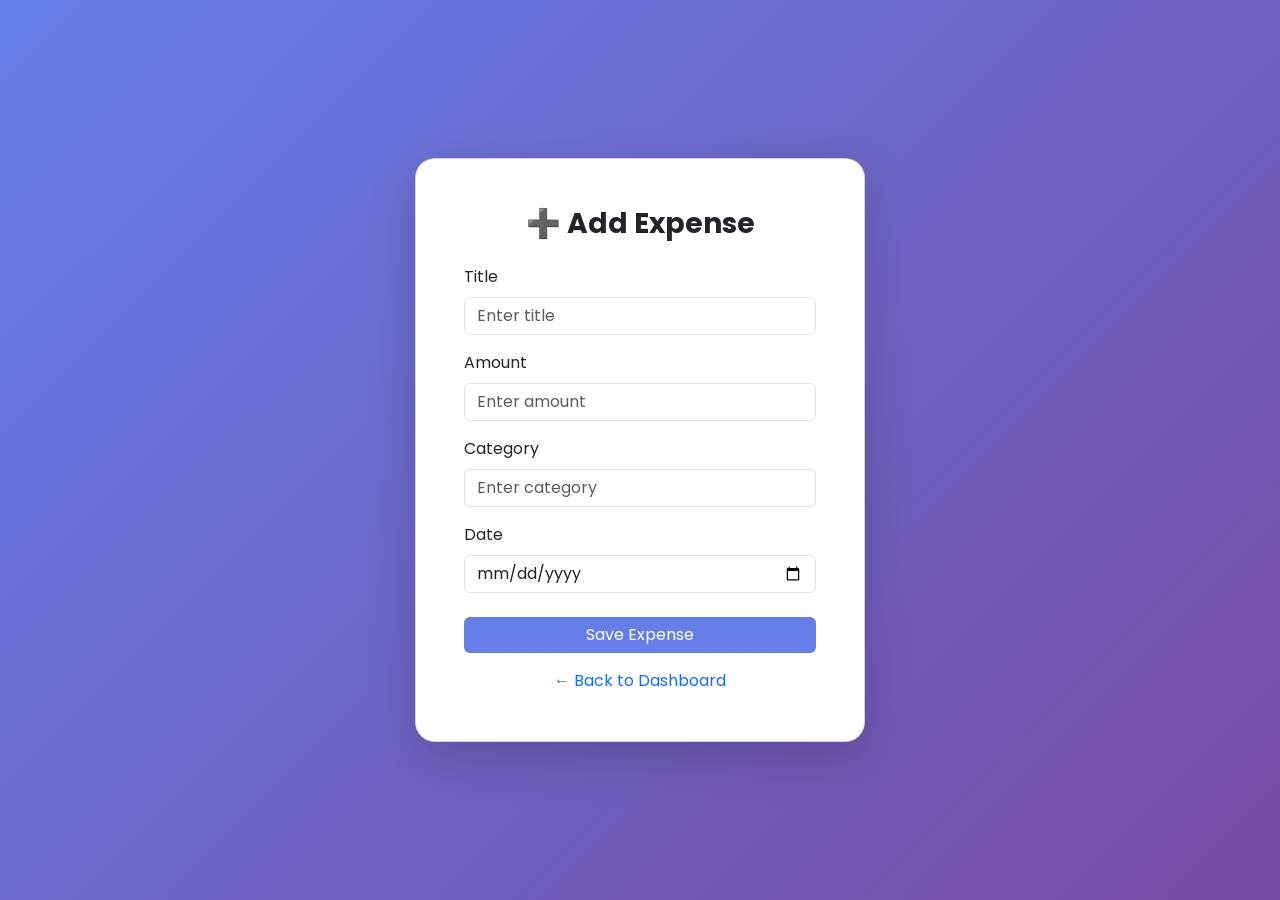
<file: src/main/resources/templates/add-expense.html>
<!DOCTYPE html>
<html xmlns:th="http://www.thymeleaf.org">
<head>
    <title>Add Expense | Expense Tracker</title>

    <link href="https://fonts.googleapis.com/css2?family=Poppins:wght@300;400;600&display=swap" rel="stylesheet">
    <link href="https://cdn.jsdelivr.net/npm/bootstrap@5.3.2/dist/css/bootstrap.min.css" rel="stylesheet">

    <style>
        body {
            font-family: 'Poppins', sans-serif;
            background: linear-gradient(135deg, #667eea, #764ba2);
            min-height: 100vh;
        }
        .card {
            border-radius: 20px;
        }
        .btn-primary {
            background-color: #667eea;
            border: none;
        }
        .btn-primary:hover {
            background-color: #5a67d8;
        }
    </style>
</head>
<body>

<div class="container d-flex justify-content-center align-items-center"
     style="min-height:100vh;">

    <div class="card shadow-lg p-5" style="width:450px;">
        <h3 class="text-center mb-4 fw-bold">➕ Add Expense</h3>

        <form th:action="@{/save}" th:object="${expense}" method="post">

            <div class="mb-3">
                <label class="form-label">Title</label>
                <input type="text"
                       th:field="*{title}"
                       class="form-control"
                       placeholder="Enter title"
                       required>
            </div>

            <div class="mb-3">
                <label class="form-label">Amount</label>
                <input type="number"
                       step="0.01"
                       th:field="*{amount}"
                       class="form-control"
                       placeholder="Enter amount"
                       required>
            </div>

            <div class="mb-3">
                <label class="form-label">Category</label>
                <input type="text"
                       th:field="*{category}"
                       class="form-control"
                       placeholder="Enter category"
                       required>
            </div>

            <div class="mb-4">
                <label class="form-label">Date</label>
                <input type="date"
                       th:field="*{date}"
                       class="form-control"
                       required>
            </div>

            <button class="btn btn-primary w-100">Save Expense</button>

            <div class="text-center mt-3">
                <a th:href="@{/expenses}" class="text-decoration-none">
                    ← Back to Dashboard
                </a>
            </div>

        </form>
    </div>

</div>

</body>
</html>
</file>
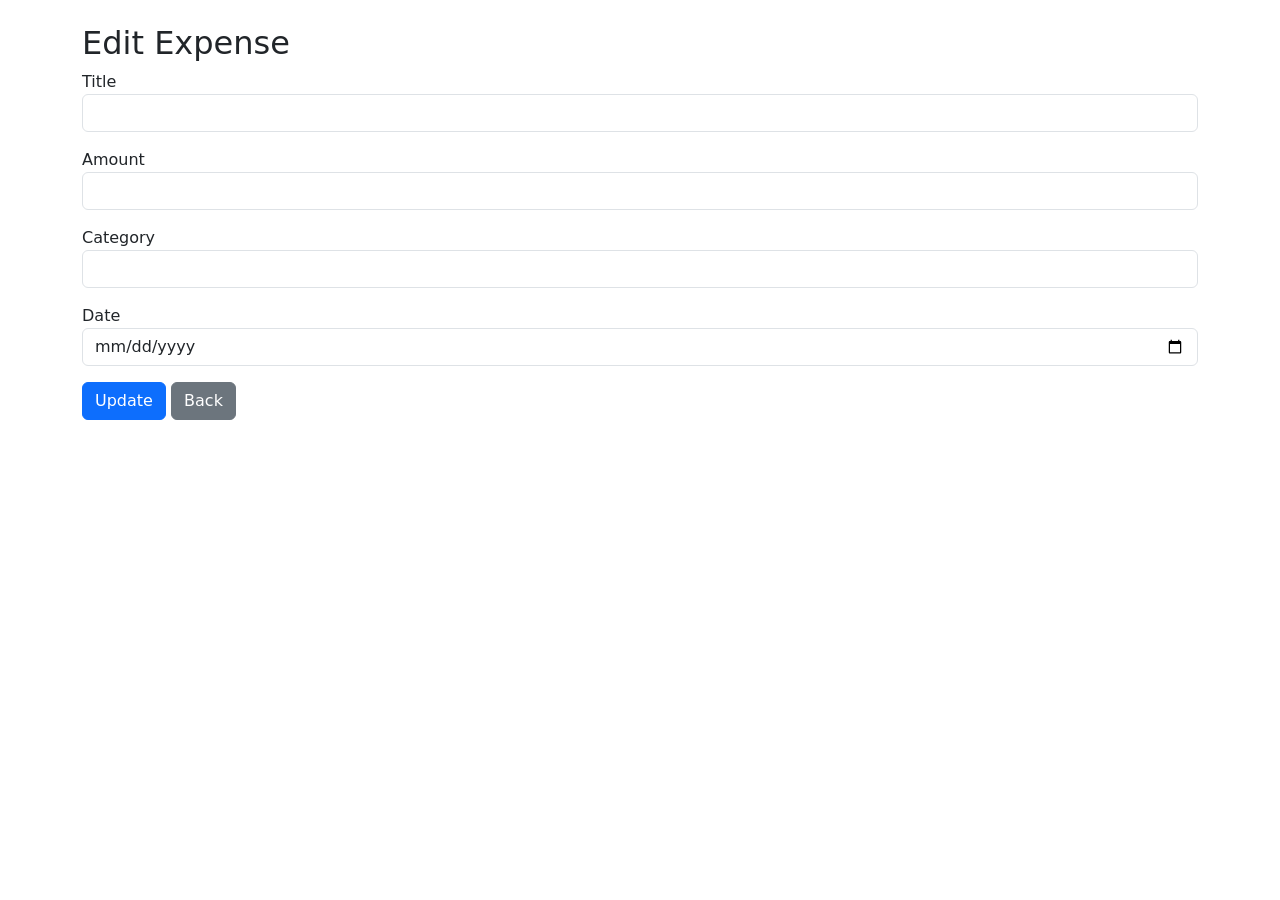
<file: src/main/resources/templates/edit-expense.html>
<!DOCTYPE html>
<html xmlns:th="http://www.thymeleaf.org">
<head>
    <title>Edit Expense</title>
    <link href="https://cdn.jsdelivr.net/npm/bootstrap@5.3.3/dist/css/bootstrap.min.css" rel="stylesheet">
</head>
<body>

<div class="container mt-4">
    <h2>Edit Expense</h2>

    <form th:action="@{/save}" th:object="${expense}" method="post">

        <input type="hidden" th:field="*{id}"/>

        <div class="mb-3">
            <label>Title</label>
            <input type="text" th:field="*{title}" class="form-control" required>
        </div>

        <div class="mb-3">
            <label>Amount</label>
            <input type="number" step="0.01" th:field="*{amount}" class="form-control" required>
        </div>

        <div class="mb-3">
            <label>Category</label>
            <input type="text" th:field="*{category}" class="form-control" required>
        </div>

        <div class="mb-3">
            <label>Date</label>
            <input type="date" th:field="*{date}" class="form-control" required>
        </div>

        <button type="submit" class="btn btn-primary">Update</button>
        <a href="/" class="btn btn-secondary">Back</a>

    </form>
</div>

</body>
</html>
</file>
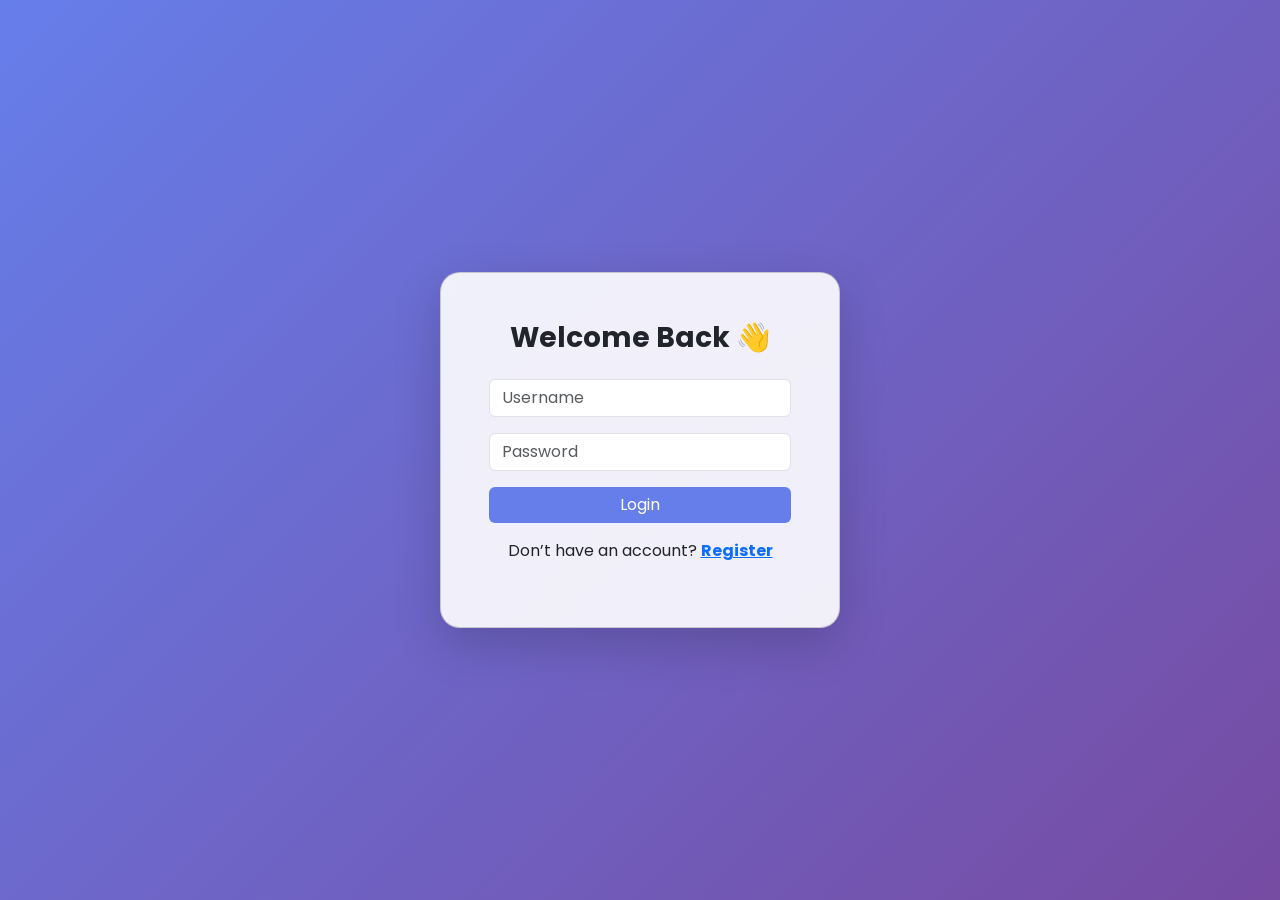
<file: src/main/resources/templates/login.html>
<!DOCTYPE html>
<html xmlns:th="http://www.thymeleaf.org">
<head>
    <title>Login | Expense Tracker</title>
    <link href="https://fonts.googleapis.com/css2?family=Poppins:wght@300;400;600&display=swap" rel="stylesheet">
    <link href="https://cdn.jsdelivr.net/npm/bootstrap@5.3.2/dist/css/bootstrap.min.css" rel="stylesheet">
    <style>
        body {
            font-family: 'Poppins', sans-serif;
            background: linear-gradient(135deg, #667eea, #764ba2);
            height: 100vh;
            display: flex;
            justify-content: center;
            align-items: center;
        }
        .card {
            backdrop-filter: blur(15px);
            background: rgba(255,255,255,0.9);
            border-radius: 20px;
        }
        .btn-primary {
            background: #667eea;
            border: none;
        }
        .btn-primary:hover {
            background: #5a67d8;
        }
    </style>
</head>
<body>

<div class="card shadow-lg p-5" style="width:400px;">
    <h3 class="text-center mb-4 fw-bold">Welcome Back 👋</h3>

    <form th:action="@{/login}" method="post">
        <div class="mb-3">
            <input type="text" name="username" class="form-control" placeholder="Username" required>
        </div>

        <div class="mb-3">
            <input type="password" name="password" class="form-control" placeholder="Password" required>
        </div>

        <button class="btn btn-primary w-100">Login</button>
    </form>

    <p class="text-center mt-3">
        Don’t have an account?
        <a th:href="@{/register}" class="fw-bold">Register</a>
    </p>
</div>

</body>
</html>
</file>
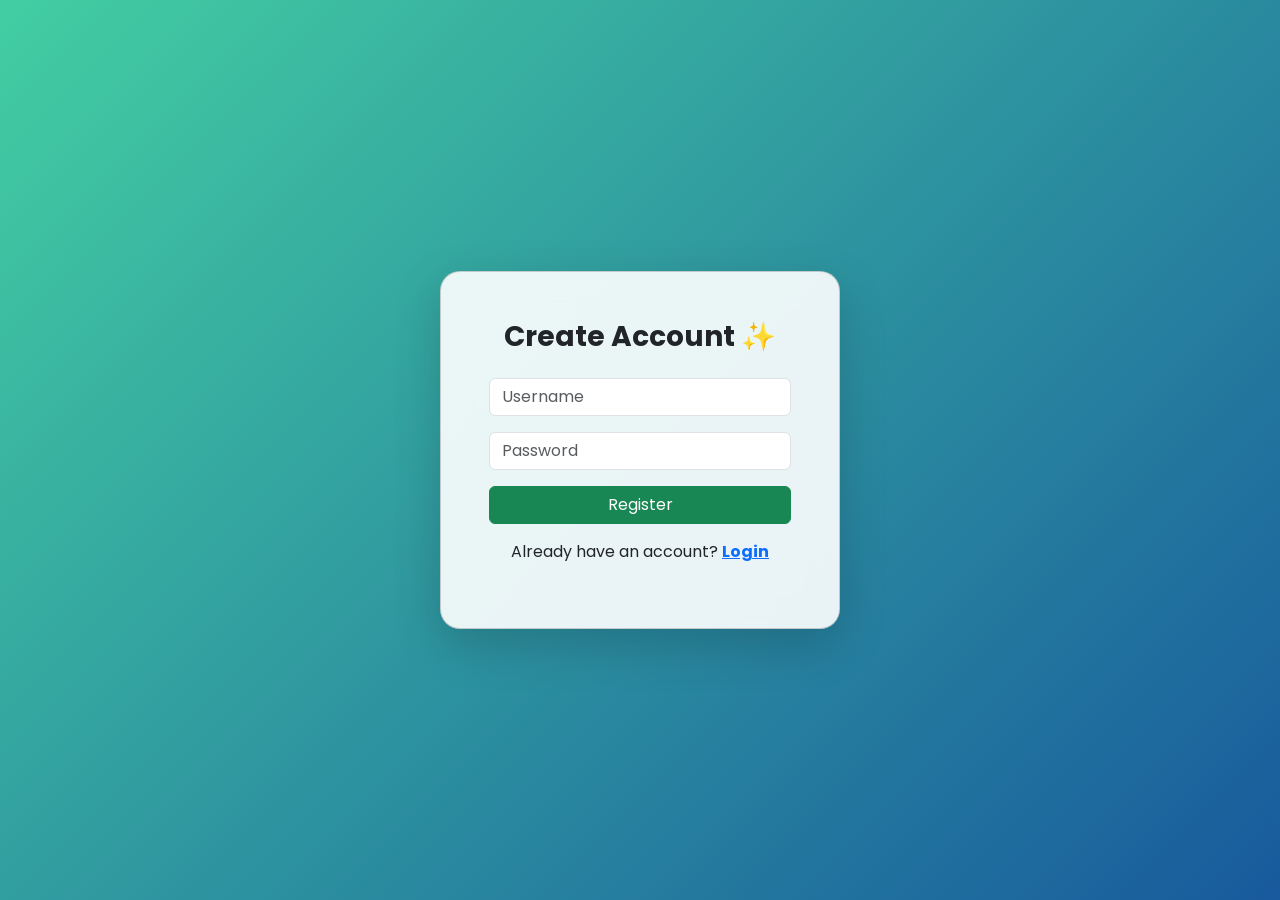
<file: src/main/resources/templates/register.html>
<!DOCTYPE html>
<html xmlns:th="http://www.thymeleaf.org">
<head>
    <title>Register | Expense Tracker</title>
    <link href="https://fonts.googleapis.com/css2?family=Poppins:wght@300;400;600&display=swap" rel="stylesheet">
    <link href="https://cdn.jsdelivr.net/npm/bootstrap@5.3.2/dist/css/bootstrap.min.css" rel="stylesheet">
    <style>
        body {
            font-family: 'Poppins', sans-serif;
            background: linear-gradient(135deg, #43cea2, #185a9d);
            height: 100vh;
            display: flex;
            justify-content: center;
            align-items: center;
        }
        .card {
            backdrop-filter: blur(15px);
            background: rgba(255,255,255,0.9);
            border-radius: 20px;
        }
    </style>
</head>
<body>

<div class="card shadow-lg p-5" style="width:400px;">
    <h3 class="text-center mb-4 fw-bold">Create Account ✨</h3>

    <form th:action="@{/register}" th:object="${user}" method="post">
        <div class="mb-3">
            <input type="text" th:field="*{username}" class="form-control" placeholder="Username" required>
        </div>

        <div class="mb-3">
            <input type="password" th:field="*{password}" class="form-control" placeholder="Password" required>
        </div>

        <button class="btn btn-success w-100">Register</button>
    </form>

    <p class="text-center mt-3">
        Already have an account?
        <a th:href="@{/login}" class="fw-bold">Login</a>
    </p>
</div>

</body>
</html>
</file>
